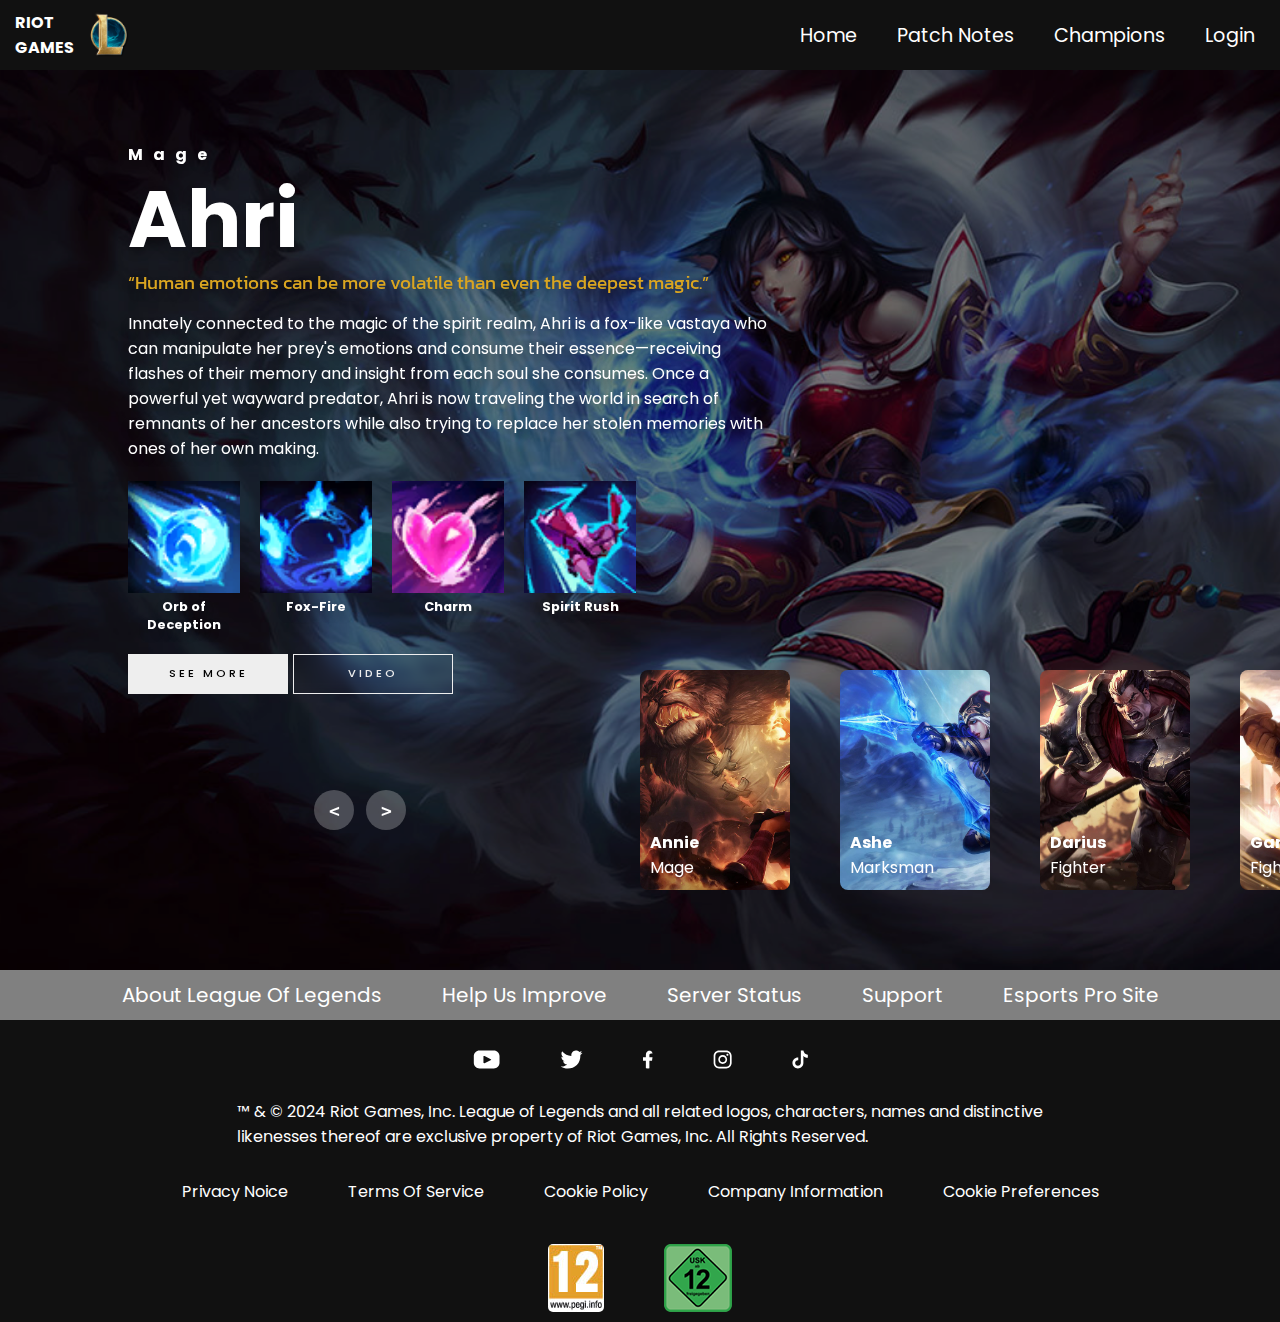
<file: champion.html>
<!DOCTYPE html>
<html>
<head>
    <title>League of Legends</title>
    <meta charset="UTF-8">
    <meta name="viewport" content="width=device-width, initial-scale=1.0">
    <link rel="icon" href="imgFile\lol-logo.png">
    <link rel="stylesheet" href="StyleFile\championStyle.css">
    <link rel="stylesheet" href="StyleFile\designsystem.css">
    <link rel="stylesheet" href="https://cdn.jsdelivr.net/npm/bootstrap-icons@1.11.3/font/bootstrap-icons.min.css">

    <link rel="preconnect" href="https://fonts.googleapis.com">
    <link rel="preconnect" href="https://fonts.gstatic.com" crossorigin>
    <link href="https://fonts.googleapis.com/css2?family=Poppins:ital,wght@0,100;0,200;0,300;0,400;0,500;0,600;0,700;0,800;0,900;1,100;1,200;1,300;1,400;1,500;1,600;1,700;1,800;1,900&display=swap" rel="stylesheet">
    <link href="https://fonts.googleapis.com/css2?family=Kanit:ital,wght@0,100;0,200;0,300;0,400;0,500;0,600;0,700;0,800;0,900;1,100;1,200;1,300;1,400;1,500;1,600;1,700;1,800;1,900&display=swap" rel="stylesheet">
</head>

<body>
    <div class="hero">
        <nav class="navbar " id="navbar">
            <div class="navbar__logo ">

                <div href="https://www.leagueoflegends.com/en-gb/?_gl=1*1nx4vcn*_ga*MjA0NTIyNDM3OS4xNzEzNzc0NDcy*_ga_FXBJE5DEDD*MTcxNDMwMTAwOC43LjEuMTcxNDMwMTAxNC4wLjAuMA.."
                    class="navbar__logo--text">RIOT <br> GAMES</div>

                <img src="imgFile\lol-logo.png" alt="" class="navbar__logo--image">
            </div>
            <div class="navbar__menu text-center hidden">
                <a href="index.html" class="navbar__menu--1 Pointed">Home</a>
                <a href="PatchNote.html" class="navbar__menu--2 Pointed">Patch Notes</a>
                <a href="champion.html" class="navbar__menu--3 Pointed">Champions</a>
                <a href="loginPage.html" class="navbar__menu--4 Pointed">Login</a>
            </div>
            <div class="navbar_icons">
                <i class="bi bi-list white"></i>
                <i class="bi bi-x-lg white hide"></i>
            </div>
        </nav>
    </div>

    <!-- Carousel slider -->
    <div class="carousel">
        <!-- Main view -->
        <div class="list">
            <!-- Ahri -->
            <div class="champions">
                <img src="imgFile/championImg/Ahri/Ahri_0.jpg" alt="Ahri">
                <div class="content">
                    <div class="role">Mage</div>
                    <div class="name">Ahri</div>
                    <div class="motto">“Human emotions can be more volatile than even the deepest magic.”</div>
                    <div class="discrpition">
                        Innately connected to the magic of the spirit realm, Ahri is a fox-like vastaya who can manipulate her prey's emotions and consume their essence—receiving flashes of their memory and insight from each soul she consumes. 
                        Once a powerful yet wayward predator, Ahri is now traveling the world in search of remnants of her ancestors while also trying to replace her stolen memories with ones of her own making.
                    </div>
                    <div class="ability">
                        <span>
                            <div><img src="imgFile/championImg/Ahri/AhriQ.png" alt="Q"></div>
                            <p>Orb of Deception</p>
                        </span>
                        <span>
                            <div><img src="imgFile/championImg/Ahri/AhriW.png" alt="W"></div>
                            <p>Fox-Fire</p>
                        </span>
                        <span>
                            <div><img src="imgFile/championImg/Ahri/AhriE.png" alt="E"></div>
                            <p>Charm</p>
                        </span>
                        <span>
                            <div><img src="imgFile/championImg/Ahri/AhriR.png" alt="R"></div>
                            <p>Spirit Rush</p>
                        </span>
                    </div>
                    <div class="button">
                        <button>SEE MORE</button>
                        <button>VIDEO</button>
                    </div>
                </div>
            </div>
            <!-- Annie -->
            <div class="champions">
                <img src="imgFile/championImg/Annie/Annie_0.jpg" alt="Annie">
                <div class="content">
                    <div class="role">Mage</div>
                    <div class="name">Annie</div>
                    <div class="motto">“Ashes, ashes, they all fall down.”</div>
                    <div class="discrpition">
                        Dangerous, yet disarmingly precocious, Annie is a child mage with immense pyromantic power. Even in the shadows of the mountains north of Noxus, she is a magical outlier. 
                        Her natural affinity for fire manifested early in life through unpredictable, emotional outbursts, though she eventually learned to control these “playful tricks.” Her favorite includes the summoning of her beloved teddy bear, Tibbers, as a fiery protector. 
                        Lost in the perpetual innocence of childhood, Annie wanders the dark forests, always looking for someone to play with.
                    </div>
                    <div class="ability">
                        <span>
                            <div><img src="imgFile/championImg/Annie/AnnieQ.png" alt="Q"></div>
                            <p>Disintegrate</p>
                        </span>
                        <span>
                            <div><img src="imgFile/championImg/Annie/AnnieW.png" alt="W"></div>
                            <p>Incinerate</p>
                        </span>
                        <span>
                            <div><img src="imgFile/championImg/Annie/AnnieE.png" alt="E"></div>
                            <p>Molten Shield</p>
                        </span>
                        <span>
                            <div><img src="imgFile/championImg/Annie/AnnieR.png" alt="R"></div>
                            <p>Summon: Tibbers</p>
                        </span>
                    </div>
                    <div class="button">
                        <button>SEE MORE</button>
                        <button>VIDEO</button>
                    </div>
                </div>
            </div>
            <!-- Ashe -->
            <div class="champions">
                <img src="imgFile/championImg/Ashe/Ashe_0.jpg" alt="Ashe">
                <div class="content">
                    <div class="role">Marksman</div>
                    <div class="name">Ashe</div>
                    <div class="motto">“One tribe, one people, one Freljord.”</div>
                    <div class="discrpition">
                        Iceborn warmother of the Avarosan tribe, Ashe commands the most populous horde in the north. Stoic, intelligent, and idealistic, yet uncomfortable with her role as leader, she taps into the ancestral magics of her lineage to wield a bow of True Ice. 
                        With her people`s belief that she is the mythological hero Avarosa reincarnated, Ashe hopes to unify the Freljord once more by retaking their ancient, tribal lands.
                    </div>
                    <div class="ability">
                        <span>
                            <div><img src="imgFile/championImg/Ashe/AsheQ.png" alt="Q"></div>
                            <p>Ranger's Focus</p>
                        </span>
                        <span>
                            <div><img src="imgFile/championImg/Ashe/AsheW.png" alt="W"></div>
                            <p>Volley</p>
                        </span>
                        <span>
                            <div><img src="imgFile/championImg/Ashe/AsheE.png" alt="E"></div>
                            <p>Hawkshot</p>
                        </span>
                        <span>
                            <div><img src="imgFile/championImg/Ashe/AsheR.png" alt="R"></div>
                            <p>Enchanted Crystal Arrow</p>
                        </span>
                    </div>
                    <div class="button">
                        <button>SEE MORE</button>
                        <button>VIDEO</button>
                    </div>
                </div>
            </div>
            <!-- Darius -->
            <div class="champions">
                <img src="imgFile/championImg/Darius/Darius_0.jpg" alt="Darius">
                <div class="content">
                    <div class="role">Fighter</div>
                    <div class="name">Darius</div>
                    <div class="motto">“History only remembers the victors. Stand with Noxus, and be remembered forever.”</div>
                    <div class="discrpition">
                        There is no greater symbol of Noxian might than Darius, the nation`s most feared and battle-hardened leader. 
                        Rising from humble origins to become the Hand of Noxus, he cleaves through the empire`s enemies—many of them Noxians themselves. 
                        Knowing that he never doubts his cause is just, and never hesitates once his axe is raised, those who stand against the commander of the Trifarian Legion can expect no mercy.
                    </div>
                    <div class="ability">
                        <span>
                            <div><img src="imgFile/championImg/Darius/DariusQ.png" alt="Q"></div>
                            <p>Decimate</p>
                        </span>
                        <span>
                            <div><img src="imgFile/championImg/Darius/DariusW.png" alt="W"></div>
                            <p>Crippling Strike</p>
                        </span>
                        <span>
                            <div><img src="imgFile/championImg/Darius/DariusE.png" alt="E"></div>
                            <p>Apprehend</p>
                        </span>
                        <span>
                            <div><img src="imgFile/championImg/Darius/DariusR.png" alt="R"></div>
                            <p>Noxian Guillotine</p>
                        </span>
                    </div>
                    <div class="button">
                        <button>SEE MORE</button>
                        <button>VIDEO</button>
                    </div>
                </div>
            </div>
            <!-- Garen -->
            <div class="champions">
                <img src="imgFile/championImg/Garen/Garen_0.jpg" alt="Garen">
                <div class="content">
                    <div class="role">Fighter</div>
                    <div class="name">Garen</div>
                    <div class="motto">“This kingdom, and its people, have given me everything. What kind of man would I be if I gave any less in return?”</div>
                    <div class="discrpition">
                        Aproud and noble soldier, Garen fights at the head of the Dauntless Vanguard. 
                        He is popular among his fellows, and respected well enough by his enemies—not least as a scion of the prestigious Crownguard family, entrusted with defending Demacia and its ideals. 
                        Clad in magic-resistant armor and bearing a mighty broadsword, Garen stands ready to confront mages and sorcerers on the field of battle, in a veritable whirlwind of righteous steel.
                    </div>
                    <div class="ability">
                        <span>
                            <div><img src="imgFile/championImg/Garen/GarenQ.png" alt="Q"></div>
                            <p>Decisive Strike</p>
                        </span>
                        <span>
                            <div><img src="imgFile/championImg/Garen/GarenW.png" alt="W"></div>
                            <p>Courage</p>
                        </span>
                        <span>
                            <div><img src="imgFile/championImg/Garen/GarenE.png" alt="E"></div>
                            <p>Judgment</p>
                        </span>
                        <span>
                            <div><img src="imgFile/championImg/Garen/GarenR.png" alt="R"></div>
                            <p>Demacian Justice</p>
                        </span>
                    </div>
                    <div class="button">
                        <button>SEE MORE</button>
                        <button>VIDEO</button>
                    </div>
                </div>
            </div>
            <!-- Jinx -->
            <div class="champions">
                <img src="imgFile/championImg/Jinx/Jinx_0.jpg" alt="Jinx">
                <div class="content">
                    <div class="role">Marksman</div>
                    <div class="name">Jinx</div>
                    <div class="motto">“Volatile explosives are a girl`s best friend!”</div>
                    <div class="discrpition">
                        Amanic and impulsive criminal from Zaun, Jinx lives to wreak havoc without care for the consequences. 
                        With an arsenal of deadly weapons, she unleashes the loudest blasts and brightest explosions to leave a trail of mayhem and panic in her wake. 
                        Jinx despises boredom, and gleefully brings her own chaotic brand of pandemonium wherever she goes.
                    </div>
                    <div class="ability">
                        <span>
                            <div><img src="imgFile/championImg/Jinx/JinxQ.png" alt="Q"></div>
                            <p>Switcheroo!</p>
                        </span>
                        <span>
                            <div><img src="imgFile/championImg/Jinx/JinxW.png" alt="W"></div>
                            <p>Zap!</p>
                        </span>
                        <span>
                            <div><img src="imgFile/championImg/Jinx/JinxE.png" alt="E"></div>
                            <p>Flame Chompers!</p>
                        </span>
                        <span>
                            <div><img src="imgFile/championImg/Jinx/JinxR.png" alt="R"></div>
                            <p>Super Mega Death Rocket!</p>
                        </span>
                    </div>
                    <div class="button">
                        <button>SEE MORE</button>
                        <button>VIDEO</button>
                    </div>
                </div>
            </div>
        </div>
        <!-- Thumbnail view-->
        <div class="thumbnail">
            <!-- Annie -->
            <div class="champions">
                <img src="imgFile/championImg/Annie/Annie_0.jpg" >
                <div class="content">
                    <div class="name">
                        Annie
                    </div>
                    <div class="role">
                        Mage
                    </div>
                </div>
            </div>
            <!-- Ashe -->
            <div class="champions">
                <img src="imgFile/championImg/Ashe/Ashe_0.jpg">
                <div class="content">
                    <div class="name">
                        Ashe
                    </div>
                    <div class="role">
                        Marksman
                    </div>
                </div>
            </div>
            <!-- Darius -->
            <div class="champions">
                <img src="imgFile/championImg/Darius/Darius_0.jpg">
                <div class="content">
                    <div class="name">
                        Darius
                    </div>
                    <div class="role">
                        Fighter
                    </div>
                </div>
            </div>
            <!-- Garen -->
            <div class="champions">
                <img src="imgFile/championImg/Garen/Garen_0.jpg">
                <div class="content">
                    <div class="name">
                        Garen
                    </div>
                    <div class="role">
                        Fighter
                    </div>
                </div>
            </div>
            <!-- Jinx -->
            <div class="champions">
                <img src="imgFile/championImg/Jinx/Jinx_0.jpg">
                <div class="content">
                    <div class="name">
                        Jinx
                    </div>
                    <div class="role">
                        Marksman
                    </div>
                </div>
            </div>
            <!-- Ahri -->
            <div class="champions">
                <img src="imgFile/championImg/Ahri/Ahri_0.jpg">
                <div class="content">
                    <div class="name">
                        Ahri
                    </div>
                    <div class="role">
                        Mage
                    </div>
                </div>
            </div>
        </div>
        <!-- Button -->
        <div class="btn">
            <button id="prev"><</button>
            <button id="next">></button>
        </div>
        <div class="time"></div>
    </div>

    <div class="footerWrapper">
        <div class="greyfooterLinks ">
            <div class="Pointed" onclick="AboutLeagueofLegends()" class="greyfooterLinks--line">About League of Legends
            </div>
            <div class="Pointed" onclick="Helpusimprove()" class="greyfooterLinks--line">Help us improve</div>
            <div class="Pointed" onclick="ServerStatus()" class="greyfooterLinks--line">Server Status</div>
            <div class="Pointed" onclick="Support()" class="greyfooterLinks--line">Support</div>
            <div class="Pointed" onclick="EsportsProSite()" class="greyfooterLinks--line">Esports Pro Site</div>
        </div>
        <div class="footerLinks container">
            <div class="footerLinks_socials">
                <img class="Pointed" onclick="youtube()" src="socials/youtube.svg" alt="">
                <img class="Pointed" onclick="twitter()" src="socials/twitter.svg" alt="">
                <img class="Pointed" onclick="facebook()" src="socials/facebook.svg" alt="">
                <img class="Pointed" onclick="instagram()" src="socials/instagram.svg" alt="">
                <img class="Pointed" onclick="tiktok()" src="socials/tiktok.svg" alt="">
            </div>
            <div class="footerLinks_copyright container">
                ™ & © 2024 Riot Games, Inc. League of Legends and all related logos, characters, names and
                distinctive<br>
                likenesses thereof are exclusive property of Riot Games, Inc. All Rights Reserved.
            </div>

            <div class="footerLinks_copyright2 ">
                <div class="Pointed" onclick="PRIVACYNOICE()" class="footerLinks_copyright2--1">Privacy Noice</div>
                <div class="Pointed" onclick="Termsofservice()" class="footerLinks_copyright2--2">Terms of service</div>
                <div class="Pointed" onclick="CookiePolicy()" class="footerLinks_copyright2--3">Cookie Policy</div>
                <div class="Pointed" onclick="Companyinformation()" class="footerLinks_copyright2--4">Company
                    information</div>
                <div class="Pointed" onclick="cookiepreferences()" class="footerLinks_copyright2--5">cookie preferences
                </div>
            </div>

            <div class="footerLinks_copyright3">
                <img class="Pointed" onclick="test12()" src="img/pegi-eu.png" alt=""
                    class="footerLinks_copyright3--img">
                <img class="Pointed" onclick="test13()" src="img/usk-12.png" alt="" class="footerLinks_copyright3--img">
            </div>
        </div>
    </div>

    <script src="js\championAction.js"></script>
</body>
</html>
</file>
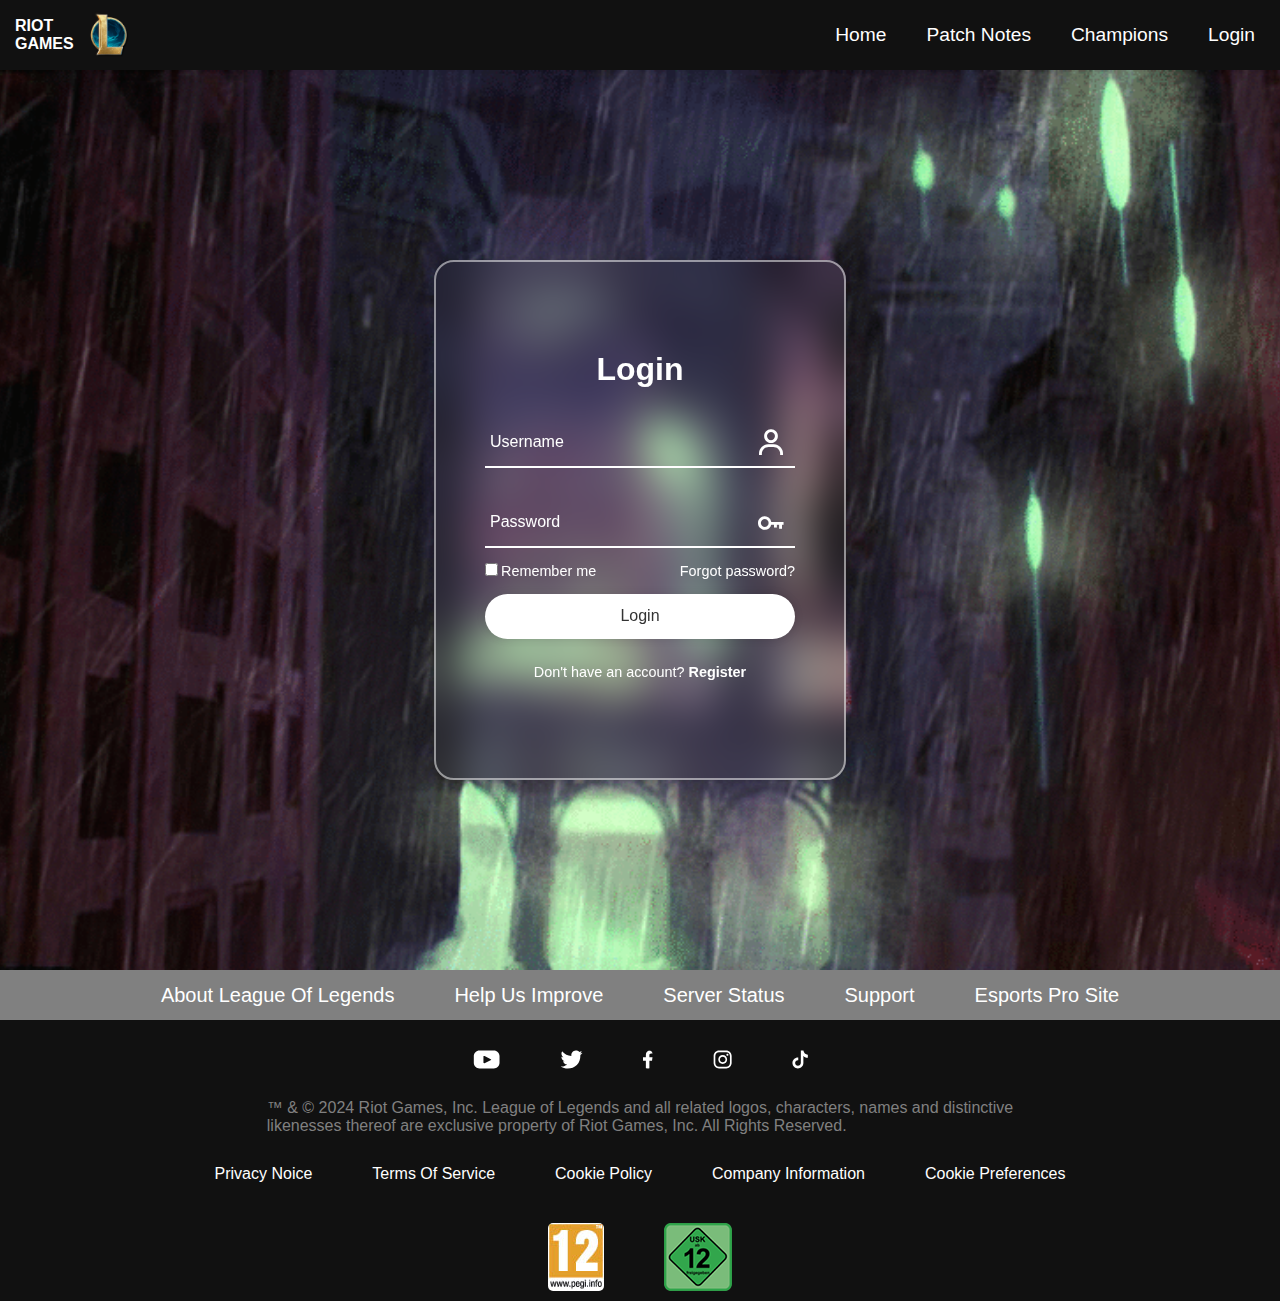
<file: loginPage.html>
<!DOCTYPE html>
<html>

<head>
    <title>Login</title>
    <link href='https://unpkg.com/boxicons@2.1.4/css/boxicons.min.css' rel='stylesheet'>
    <link rel="icon" href="imgFile\lol-logo.png">
    <link rel="stylesheet" type="text/css" href="StyleFile/loginPageStyle.css">
    <link rel="stylesheet" href="StyleFile\designsystem.css">
    <link rel="stylesheet" href="https://cdn.jsdelivr.net/npm/bootstrap-icons@1.11.3/font/bootstrap-icons.min.css">
</head>

<body>
    <div class="hero">
        <nav class="navbar " id="navbar">
            <div class="navbar__logo ">

                <div href="https://www.leagueoflegends.com/en-gb/?_gl=1*1nx4vcn*_ga*MjA0NTIyNDM3OS4xNzEzNzc0NDcy*_ga_FXBJE5DEDD*MTcxNDMwMTAwOC43LjEuMTcxNDMwMTAxNC4wLjAuMA.."
                    class="navbar__logo--text">RIOT <br> GAMES</div>

                <img src="imgFile\lol-logo.png" alt="" class="navbar__logo--image">
            </div>
            <div class="navbar__menu text-center hidden">
                <a href="index.html" class="navbar__menu--1 Pointed">Home</a>
                <a href="PatchNote.html" class="navbar__menu--2 Pointed">Patch Notes</a>
                <a href="champion.html" class="navbar__menu--3 Pointed">Champions</a>
                <a href="loginPage.html" class="navbar__menu--4 Pointed">Login</a>
            </div>
            <div class="navbar_icons">
                <i class="bi bi-list white"></i>
                <i class="bi bi-x-lg white hide"></i>
            </div>
        </nav>
    </div>
    <section>
        <div class="form-area">
            <!-- Login -->
            <div class="login-container" id="login">
                <form class="login-form" action="">
                    <h1>Login</h1>
                    <div class="input-box">
                        <span><i class='bx bx-user'></i></span>
                        <input type="text" id="user" name="username" required>
                        <label>Username</label>
                    </div>
                    <div class="input-box">
                        <span><i class='bx bx-key' ></i></span>
                        <input type="password" id="pw" required>
                        <label>Password</label>
                    </div>
                    <div class="remember-and-forgot">
                        <label><input type="checkbox" name="remember">Remember me</label>
                        <a href="#">Forgot password?</a>
                    </div>
                    <button type="submit" class="btn" onclick="tohome()">Login</button>
                    <div class="register">
                        <p>Don't have an account? <a href="#" onclick="register()">Register</a></p>
                    </div>
                </form>
            </div>

            <!-- Registration-->
            <div class="register-container" id="register">
                <form class="register-form" action="">
                    <h1>Register</h1>
                    <div class="input-box">
                        <span><i class='bx bx-user' ></i></span>
                        <input type="text" name="username" required>
                        <label>Username</label>
                    </div>
                    <div class="input-box">
                        <span><i class='bx bx-envelope bx-flip-horizontal' ></i></span>
                        <input type="email" name="email" required>
                        <label>Email</label>
                    </div>
                    <div class="input-box">
                        <span><i class='bx bx-key' ></i></span>
                        <input type="password" pattern="(?=.*\d)(?=.*[a-z])(?=.*[A-Z]).{8,}" required>
                        <label>Password</label>
                    </div>
                    <div class="input-box">
                        <span><i class='bx bx-key' ></i></span>
                        <input type="password" pattern="(?=.*\d)(?=.*[a-z])(?=.*[A-Z]).{8,}" required>
                        <label>Confirm Password</label>
                    </div>
                    <button type="submit" class="btn" onclick="backtologin()" >Register</button>
                    <div class="register">
                        <p>Already have an account? <a href="#" onclick="login()">Login</a></p>
                    </div>
                </form>
            </div>
        </div>
    </section>
    <div class="footerWrapper">
        <div class="greyfooterLinks ">
            <div class="Pointed" onclick="AboutLeagueofLegends()" class="greyfooterLinks--line">About League of Legends
            </div>
            <div class="Pointed" onclick="Helpusimprove()" class="greyfooterLinks--line">Help us improve</div>
            <div class="Pointed" onclick="ServerStatus()" class="greyfooterLinks--line">Server Status</div>
            <div class="Pointed" onclick="Support()" class="greyfooterLinks--line">Support</div>
            <div class="Pointed" onclick="EsportsProSite()" class="greyfooterLinks--line">Esports Pro Site</div>
        </div>
        <div class="footerLinks container">
            <div class="footerLinks_socials">
                <img class="Pointed" onclick="youtube()" src="socials/youtube.svg" alt="">
                <img class="Pointed" onclick="twitter()" src="socials/twitter.svg" alt="">
                <img class="Pointed" onclick="facebook()" src="socials/facebook.svg" alt="">
                <img class="Pointed" onclick="instagram()" src="socials/instagram.svg" alt="">
                <img class="Pointed" onclick="tiktok()" src="socials/tiktok.svg" alt="">
            </div>
            <div class="footerLinks_copyright container">
                ™ & © 2024 Riot Games, Inc. League of Legends and all related logos, characters, names and
                distinctive<br>
                likenesses thereof are exclusive property of Riot Games, Inc. All Rights Reserved.
            </div>

            <div class="footerLinks_copyright2 ">
                <div class="Pointed" onclick="PRIVACYNOICE()" class="footerLinks_copyright2--1">Privacy Noice</div>
                <div class="Pointed" onclick="Termsofservice()" class="footerLinks_copyright2--2">Terms of service</div>
                <div class="Pointed" onclick="CookiePolicy()" class="footerLinks_copyright2--3">Cookie Policy</div>
                <div class="Pointed" onclick="Companyinformation()" class="footerLinks_copyright2--4">Company
                    information</div>
                <div class="Pointed" onclick="cookiepreferences()" class="footerLinks_copyright2--5">cookie preferences
                </div>
            </div>

            <div class="footerLinks_copyright3">
                <img class="Pointed" onclick="test12()" src="img/pegi-eu.png" alt=""
                    class="footerLinks_copyright3--img">
                <img class="Pointed" onclick="test13()" src="img/usk-12.png" alt="" class="footerLinks_copyright3--img">
            </div>
        </div>
    </div>
    <script src="js/login.js"></script>
</body>
</html>
</file>
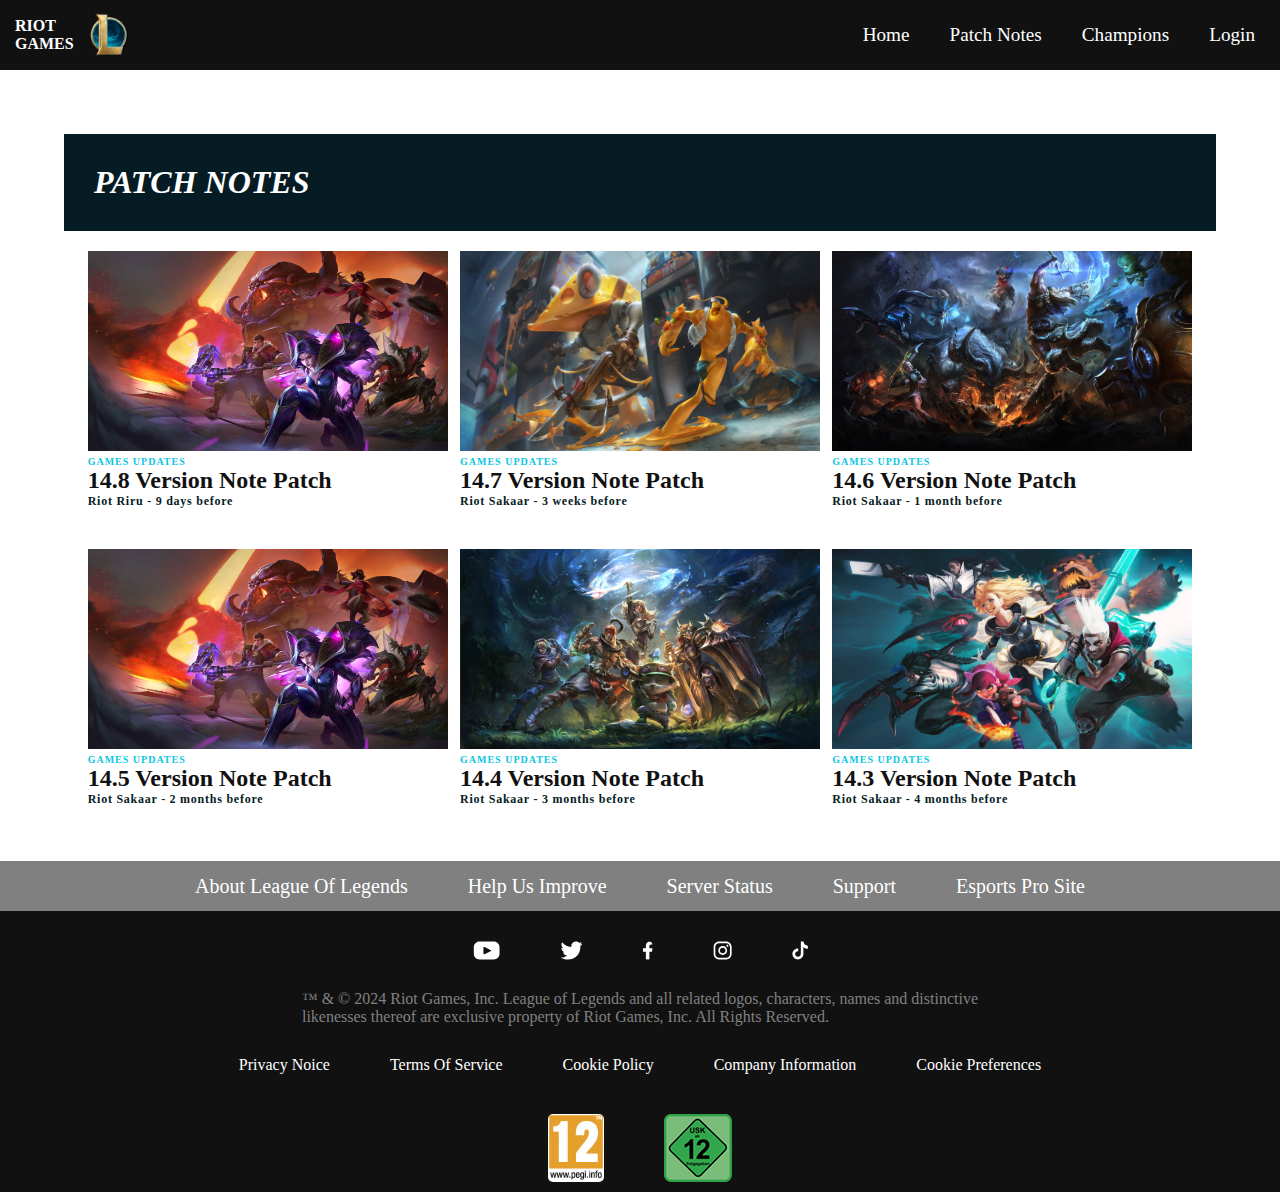
<file: PatchNote.html>
<!DOCTYPE html>
<html lang="en">

<head>
    <meta charset="UTF-8">
    <meta name="viewport" content="width=device-width, initial-scale=1.0">
    <title>PatchNote</title>
    <link rel="stylesheet" href="StyleFile/designsystem.css">
    <link rel="stylesheet" href="StyleFile/PatchNote.css">
    <link rel="stylesheet" href="https://cdn.jsdelivr.net/npm/bootstrap-icons@1.11.3/font/bootstrap-icons.min.css">
</head>

<body>
    <div class="hero">
        <nav class="navbar ">
            <div class="navbar__logo ">

                <div href="#" class="navbar__logo--text">RIOT <br> GAMES</div>

                <img src="imgFile\lol-logo.png" alt="" class="navbar__logo--image">
            </div>
            <div class="navbar__menu text-center hidden">
                <a href="index.html" class="navbar__menu--1 Pointed">Home</a>
                <a href="PatchNote.html" class="navbar__menu--2 Pointed">Patch Notes</a>
                <a href="champion.html" class="navbar__menu--3 Pointed">Champions</a>
                <a href="loginPage.html" class="navbar__menu--4 Pointed">Login</a>
            </div>
            <div class="navbar_icons">
                <i class="bi bi-list white"></i>
                <i class="bi bi-x-lg white hide"></i>
            </div>
        </nav>
    </div>
    <div class="hero2">
        <div class="header ">PATCH NOTES</div>
        <div class="sectionOne">
            <div class="sectionOne_lineOne grid3 ">
                <div onclick="sectionOne_lineOne__left()" class="sectioneOne_lineOne--left grid2 container2 ">
                    <img src="imgFile/14.08.jpg" alt="" class="sectionOne_lineOne--left--img imgsize cursorOn">
                    <div class="sectioneOne_lineOne--left--text">
                        <div class="sectionOne_lineOne--left--text--label common-label  ">Games updates
                        </div>
                        <div class="sectionOne_lineOne--left--text--title common-title ">14.8 Version Note Patch</div>
                        <div class="sectionOne_lineOne--left--text--text common-text">Riot Riru - 9 days before</div>
                    </div>
                </div>
                <div onclick="sectionOne_lineOne__mid()" class="sectionOne_lineOne--mid grid2 container2">
                    <img src="imgFile/14.07.jpg" alt="" class="sectionOne_lineOne--mid--img imgsize cursorOn">
                    <div class="sectionOne_lineOne--mid--text">
                        <div class="sectionOne_lineOne--mid--text--label common-label  ">Games updates
                        </div>
                        <div class="sectionOne_lineOne--mid--text--title common-title ">14.7 Version Note Patch</div>
                        <div class="sectionOne_lineOne--mid--text--text common-text">Riot Sakaar - 3 weeks before</div>
                    </div>
                </div>
                <div onclick="sectionOne_lineOne__right()" class="sectionOne_lineOne--right grid2 container2">
                    <img src="imgFile/14.06.jpg" alt="" class="sectionOne_lineOne--right--img imgsize cursorOn">
                    <div class="sectionOne_lineOne--right--text">
                        <div class="sectionOne_lineOne--right--text--label common-label  ">Games updates
                        </div>
                        <div class="sectionOne_lineOne--right--text--title common-title ">14.6 Version Note Patch</div>
                        <div class="sectionOne_lineOne--right--text--text common-text">Riot Sakaar - 1 month before
                        </div>
                    </div>
                </div>
            </div>
            <div class="sectionOne_lineTwo grid3">
                <div onclick="sectionOne_lineTwo__left()" class="sectionOne_lineTwo--left grid2 container2">
                    <img src="imgFile/14.05.jpg" alt="" class="sectionOne_lineTwo--left--img imgsize cursorOn">
                    <div class="sectionOne_lineTwo--left--text">
                        <div class="sectionOne_lineTwo--left--text--label common-label  ">Games
                            updates</div>
                        <div class="sectionOne_lineTwo--left--text--title common-title ">14.5 Version Note Patch
                        </div>
                        <div class="sectionOne_lineTwo--left--text--text common-text">Riot Sakaar - 2 months before
                        </div>
                    </div>
                </div>
                <div onclick="sectionOne_lineTwo__mid()" class="sectionOne_lineTwo--mid grid2 container2">
                    <img src="imgFile/14.04.jpg" alt="" class="sectionOne_lineTwo--mid--img imgsize cursorOn">
                    <div class="sectionOne_lineTwo--mid--text">
                        <div class="sectionOne_lineTwo--mid--text--label common-label  ">Games
                            updates</div>
                        <div class="sectionOne_lineTwo--mid--text--title common-title ">14.4 Version Note Patch
                        </div>
                        <div class="sectionOne_lineTwo--mid--text--text common-text">Riot Sakaar - 3 months before
                        </div>
                    </div>
                </div>
                <div onclick="sectionOne_lineTwo__right()" class="sectionOne_lineTwo--right grid2 container2">
                    <img src="imgFile/14.03.jpg" alt="" class="sectionOne_lineTwo--right--img imgsize cursorOn">
                    <div class="sectionOne_lineTwo--right--text">
                        <div class="sectionOne_lineTwo--right--text--label common-label  ">Games
                            updates</div>
                        <div class="sectionOne_lineTwo--right--text--title common-title ">14.3 Version Note Patch
                        </div>
                        <div class="sectionOne_lineTwo--right--text--text common-text">Riot Sakaar - 4 months before
                        </div>
                    </div>
                </div>
            </div>
        </div>
    </div>
    <div class="footerWrapper">
        <div class="greyfooterLinks ">
            <div class="Pointed" onclick="AboutLeagueofLegends()" class="greyfooterLinks--line">About League of
                Legends
            </div>
            <div class="Pointed" onclick="Helpusimprove()" class="greyfooterLinks--line">Help us improve</div>
            <div class="Pointed" onclick="ServerStatus()" class="greyfooterLinks--line">Server Status</div>
            <div class="Pointed" onclick="Support()" class="greyfooterLinks--line">Support</div>
            <div class="Pointed" onclick="EsportsProSite()" class="greyfooterLinks--line">Esports Pro Site</div>
        </div>
        <div class="footerLinks container">
            <div class="footerLinks_socials">
                <img class="Pointed" onclick="youtube()" src="socials/youtube.svg" alt="">
                <img class="Pointed" onclick="twitter()" src="socials/twitter.svg" alt="">
                <img class="Pointed" onclick="facebook()" src="socials/facebook.svg" alt="">
                <img class="Pointed" onclick="instagram()" src="socials/instagram.svg" alt="">
                <img class="Pointed" onclick="tiktok()" src="socials/tiktok.svg" alt="">
            </div>
            <div class="footerLinks_copyright container">
                ™ & © 2024 Riot Games, Inc. League of Legends and all related logos, characters, names and
                distinctive<br>
                likenesses thereof are exclusive property of Riot Games, Inc. All Rights Reserved.
            </div>

            <div class="footerLinks_copyright2 ">
                <div class="Pointed" onclick="PRIVACYNOICE()" class="footerLinks_copyright2--1">Privacy Noice</div>
                <div class="Pointed" onclick="Termsofservice()" class="footerLinks_copyright2--2">Terms of service
                </div>
                <div class="Pointed" onclick="CookiePolicy()" class="footerLinks_copyright2--3">Cookie Policy</div>
                <div class="Pointed" onclick="Companyinformation()" class="footerLinks_copyright2--4">Company
                    information</div>
                <div class="Pointed" onclick="cookiepreferences()" class="footerLinks_copyright2--5">cookie
                    preferences
                </div>
            </div>

            <div class="footerLinks_copyright3">
                <img class="Pointed" onclick="test12()" src="img/pegi-eu.png" alt=""
                    class="footerLinks_copyright3--img">
                <img class="Pointed" onclick="test13()" src="img/usk-12.png" alt="" class="footerLinks_copyright3--img">
            </div>
        </div>
    </div>
</body>
<script src="js/main.js"></script>
<script src="js/PatchNote.js"></script>

</html>
</file>
<file: StyleFile/loginPageStyle.css>
*{
    margin: 0;
    padding: 0;
    box-sizing: border-box;
    font-family: "Poppins", sans-serif;
}

section{
    display: flex;
    justify-content: center;
    align-items: center;
    width: 100%;
    height: 100vh;
    background: url('loginPageBG.gif') no-repeat;
    background-size: cover;
    background-position: center;
}

.form-area{
    position: relative;
    display: flex;
    align-items: center;
    justify-content: center;
    width: 412px;
    height: 520px;
    border: 2px solid rgba(255, 255, 255, .5);
    box-shadow: 0 0 10px rgba(0, 0, 0, .2);
    backdrop-filter: blur(20px);
    background: transparent;
    overflow: hidden;
    z-index: 2;
    border-radius: 20px;
}

.register-container{
    position: absolute;
    right: -520px;
    width: 400px;
    display: flex;
    flex-direction: column;
    transition: .5s ease-in-out;
    align-items: center;
    justify-content: center;
}

.login-container{
    position: absolute;
    left: 4px;
    width: 400px;
    display: flex;
    flex-direction: column;
    transition: .5s ease-in-out;
    align-items: center;
    justify-content: center;
}

h1{
    font-size: 2em;
    color: white;
    text-align: center;
}

.input-box{
    display: flex;
    position: relative;
    width: 310px;
    height: 50px;
    margin: 30px 0;
    border-bottom: 2px solid white; 
}

.input-box label{
    position: absolute;
    top: 50%;
    left: 5px;
    transform: translateY(-50%);
    color: white;
    pointer-events: none;
    transition: .5s;
}

.input-box input{
    width: 100%;
    height: 50px;
    background: transparent;
    border: none;
    outline: none;
    color: white;
    font-size: 1em;
    padding: 0 35px 0 5px;
}

.input-box input:focus~label,
.input-box input:valid~label{
    top: -5px;
}

.input-box input::placeholder{
    color: white;
}

.input-box span{
    position: absolute;
    right: 8px;
    line-height: 57px;
    font-size: 2em;
    color: white;
}

.remember-and-forgot{
    margin: -15px 0 15px;
    font-size: .9em;
    color:white;
    display: flex;
    justify-content: space-between;
}

.remember-and-forgot label input{
    margin-right: 3px;
}

.remember-and-forgot a{
    color: white;
    text-decoration: none;
}

.remember-and-forgot a:hover{
    text-decoration: underline;
}

.btn{
    width: 100%;
    height: 45px;
    background: white;
    border: none;
    outline: none;
    color: #333;
    font-size: 1em;
    font-weight: 500;
    cursor: pointer;
    border-radius: 40px;
    box-shadow: 0 0 10px rgba(0, 0, 0, .1);
    cursor: pointer;
}

.register{
    font-size: .9em;
    color: white;
    text-align: center;
    margin: 25px 0 10px;
}

.register p a{
    color: white;
    text-decoration: none;
    font-weight: 600;
}
</file>
<file: StyleFile/designsystem.css>
:root {
    --h0: 60px;
    --h1: 40px;
    --h2: 32px;
    --h3: 28px;
    --h4: 24px;
    --h5: 20px;
    --h6: 16px;

    --sub: 20px;
    --label: 16px;
    --ls: 5px;
    --body: 14px;

    --font--family: "Poppins", sans-serif, ;

    --color-dark: #111;
    --color-red: red;
    --color-white: #fff;
    --color-yellow: background-color: rgb(208, 168, 92);
    ;
}

* {
    margin: 0;
    padding: 0;
    box-sizing: border-box;
}

body {

    align-items: center;
    justify-content: center;
}

.white-btn {
    cursor: pointer;
}

.cursorOn {
    cursor: pointer;

}

.dark-btn {
    cursor: pointer;
}

.blue-btn {
    background-color: blue;
    cursor: pointer;
}

.btn {
    cursor: pointer;
}

.text-white {
    color: var(--color-white);
}

.text-dark {
    color: var(--color-dark);
}

.common-label {
    text-transform: capitalize;
    font-size: var(--h0);
    font-family: var(--font--family);
    font-weight: bold;
    color: grey;
}

.common-title {
    font-size: var(--h1);
    text-transform: capitalize;
    font-weight: bold;

}

.common-text {
    font-family: var(--font--family);
    font-size: var(--h6);
}

.hero {
    background-color: #111;
    position: flex;
    width: 100%;
    z-index: 123;
}

.navbar__logo--image {
    width: 50px;
    height: 50px;

}

.top-btn {
    width: 110px;
    height: 45px;
    border-radius: 5px;
    background-color: var(--color-yellow);
    text-align: center;
    line-height: 40px;
    color: grey;
    position: fixed;
    right: 20px;
    bottom: 20px;
}

/**
* !style rules for nav bar
**/
.navbar {
    display: flex;
    flex-direction: row;
    align-items: center;
    justify-content: space-between;
    padding: 10px 15px;
}

.navbar__logo {
    display: flex;
    flex-direction: row;
    align-items: center;
    gap: 10px;
}

.navbar__logo--text {
    text-decoration: none;
    color: white;
    font-weight: bold;
    font-size: var(--label);
}

.navbar__logo--text:hover {
    color: Red;
}

.navbar__menu {
    display: flex;
    flex-direction: row;
    gap: 20px;
    font-family: var(--font--family);
}

.navbar__menu a {
    text-decoration: none;
    color: white;
    font-size: 1.2rem;
}

.navbar_icons i {
    cursor: pointer;
    font-size: var(--h2);
    color: var(--color-white);
}

.navbar_icons {
    display: none;
}


.navbar .navbar__menu :hover {
    background: grey;
}

.aos {
    opacity: 0;
    transition: opacity 2s;
}

.aos.ed {
    opacity: 1;
}

/**
* !style rules for common classes
**/
.container {
    max-width: 95%;
    margin: auto;
    justify-content: center;
    align-content: center;
}

.container2 {
    max-width: 95%;
    margin: auto;
    margin-bottom: 20px;
    justify-content: center;
}

.grid2 {
    display: grid;
    grid-template-columns: repeat(2, 1fr);
    gap: 5px;
}

.grid3 {
    display: grid;
    grid-template-columns: repeat(3, 1fr);
    gap: 5px;
}

.grid4 {
    display: grid;
    grid-template-columns: repeat(4, 1fr);
    gap: 5px;
}

.grid5 {
    display: grid;
    grid-template-columns: repeat(5, 1fr);
    gap: 5px;
}

.grid6 {
    display: grid;
    grid-template-columns: repeat(6, 1fr);
    gap: 5px;
}

/**
* !style rules for footer classes
**/
.footerWrapper {
    background-color: var(--color-dark);
    color: grey;
    margin-top: 0px;
}

.footerLinks_socials,
.footerLinks_copyright {
    margin-top: 20px;
    display: flex;
    flex-direction: row;
    justify-content: center;
    align-items: center;
    gap: 40px;

}

.Pointed {
    cursor: pointer;
    color: var(--color-white);
    text-transform: capitalize;
    border-radius: 15px;
    padding: 10px
}

.Pointed:hover {

    background-color: rgba(255, 255, 255, 0.1);
}

.greyfooterLinks {
    font-size: var(--h5);
    color: var(--color-white);
    font-family: var(--font--family);
    background-color: grey;
    height: 50px;
    text-decoration: none;
}

.footerLinks_copyright2,
.footerLinks_copyright3,
.greyfooterLinks {
    display: flex;
    flex-direction: row;
    justify-content: center;
    align-items: center;
    gap: 40px;
}

.footerLinks_copyright2,
.footerLinks_copyright3 {
    margin-top: 20px;
}

@media(max-width: 1200px) {
    .container {
        max-width: 970px;
    }
}

@media(max-width: 1024px) {
    .container {
        max-width: 740px;
    }

    .grid {
        grid-template-columns: repeat(2, 1fr);

    }

    .navbar__menu {
        z-index: 1;
        background: #111;
        position: absolute;
        top: 6vh;
        width: 100%;
        left: 0;
        height: 100vh;
        display: flex;
        flex-direction: column;
        justify-content: center;
        align-items: center;
        gap: 50px;
    }

    .navbar__menu--1 {
        margin-top: -200px;
    }

    .navbar_icons {
        display: block;
    }


    .hide {
        display: none;
    }


    .hidden {
        z-index: -1;
        opacity: 0%;
    }
}

@media(max-width: 768px) {
    .grid2 {
        grid-template-columns: repeat(1, 1fr);
    }

    .container {
        max-width: 500px;
    }

    .navbar__menu {
        z-index: 1;
        background: #111;
        position: absolute;
        top: 6vh;
        width: 100%;
        left: 0;
        height: 100vh;
        display: flex;
        flex-direction: column;
        justify-content: center;
        align-items: center;
        gap: 50px;
    }

    .navbar__menu--1 {
        margin-top: -200px;
    }

    .navbar_icons {
        display: block;
    }


    .hide {
        display: none;
    }


    .hidden {
        z-index: -1;
        opacity: 0%;
    }
}

@media(max-width: 568px) {
    .container {
        max-width: 90%;
    }

    .navbar__menu {
        z-index: 1;
        background: #111;
        position: absolute;
        top: 8vh;
        width: 100%;
        left: 0;
        height: 100vh;
        display: flex;
        flex-direction: column;
        justify-content: center;
        align-items: center;
        gap: 50px;
    }

    .navbar_icons {
        display: block;
    }

    .hide {
        display: none;
    }

}
</file>
<file: StyleFile/PatchNote.css>
.sectionOne {
    background-color: var(--color-yellow);
}

.setMarginTop {
    margin-top: 100px;
}

.hero2 {
    padding: 5%;
}

.header {
    display: flex;
    position: relative;
    padding: 30px;
    max-width: 100%;
    margin: 0px auto;
    background-color: #061C25;
    color: white;
    font-size: var(--h2);
    font-family: var(--font--family);
    font-weight: bold;
    font-style: italic;
}

.imgsize {
    width: 360px;
    height: 200px;
}

.grid2 {
    display: grid;
    grid-template-columns: repeat(1, 2fr);
    gap: 5px;
}

.common-label {
    letter-spacing: 0.1em;
    color: rgb(11, 198, 227);
    text-transform: uppercase;
    font-size: 10px;
}

.common-title {
    font-size: 1.5rem;
}

.common-text {
    font-size: 12px;
    font-weight: 600;
    letter-spacing: 0.75px;
    color: #061C25;
}

.sectionOne {
    margin: 20px;
    color: var(--color-dark);
    font-size: 1.5rem;
}

.sectionOne_lineTwo {
    margin-top: 20px;
    margin-bottom: -50px;
}

@media (max-width:1200px) {


    .container {
        max-width: 740px;
    }

    .grid {
        grid-template-columns: repeat(2, 1fr);

    }

    .navbar__menu {
        z-index: 1;
        background: #111;
        position: absolute;
        top: 6vh;
        width: 100%;
        left: 0;
        height: 100vh;
        display: flex;
        flex-direction: column;
        justify-content: center;
        align-items: center;
        gap: 50px;
    }

    .navbar__menu--1 {
        margin-top: -200px;
    }

    .navbar_icons {
        display: block;
    }


    .hide {
        display: none;
    }


    .hidden {
        z-index: -1;
        opacity: 0%;
    }

    .sectionOne_lineOne,
    .sectionOne_lineTwo {
        grid-template-columns: repeat(2, 1fr);
        gap: 40px;
    }

}

@media(max-width: 768px) {
    .grid2 {
        grid-template-columns: repeat(1, 1fr);
    }

    .container {
        max-width: 500px;
    }

    .navbar__menu {
        z-index: 1;
        background: #111;
        position: absolute;
        top: 6vh;
        width: 100%;
        left: 0;
        height: 100vh;
        display: flex;
        flex-direction: column;
        justify-content: center;
        align-items: center;
        gap: 50px;
    }

    .navbar__menu--1 {
        margin-top: -200px;
    }

    .navbar_icons {
        display: block;
    }


    .hide {
        display: none;
    }


    .hidden {
        z-index: -1;
        opacity: 0%;
    }
}

@media (max-width:568px) {

    .sectionOne_lineOne,
    .sectionOne_lineTwo {
        grid-template-columns: repeat(1, 1fr);
        gap: 40px;
    }

    .container {
        max-width: 90%;
    }

    .navbar__menu {
        z-index: 1;
        background: #111;
        position: absolute;
        top: 8vh;
        width: 100%;
        left: 0;
        height: 100vh;
        display: flex;
        flex-direction: column;
        justify-content: center;
        align-items: center;
        gap: 50px;
    }

    .navbar_icons {
        display: block;
    }

    .hide {
        display: none;
    }

}
</file>
